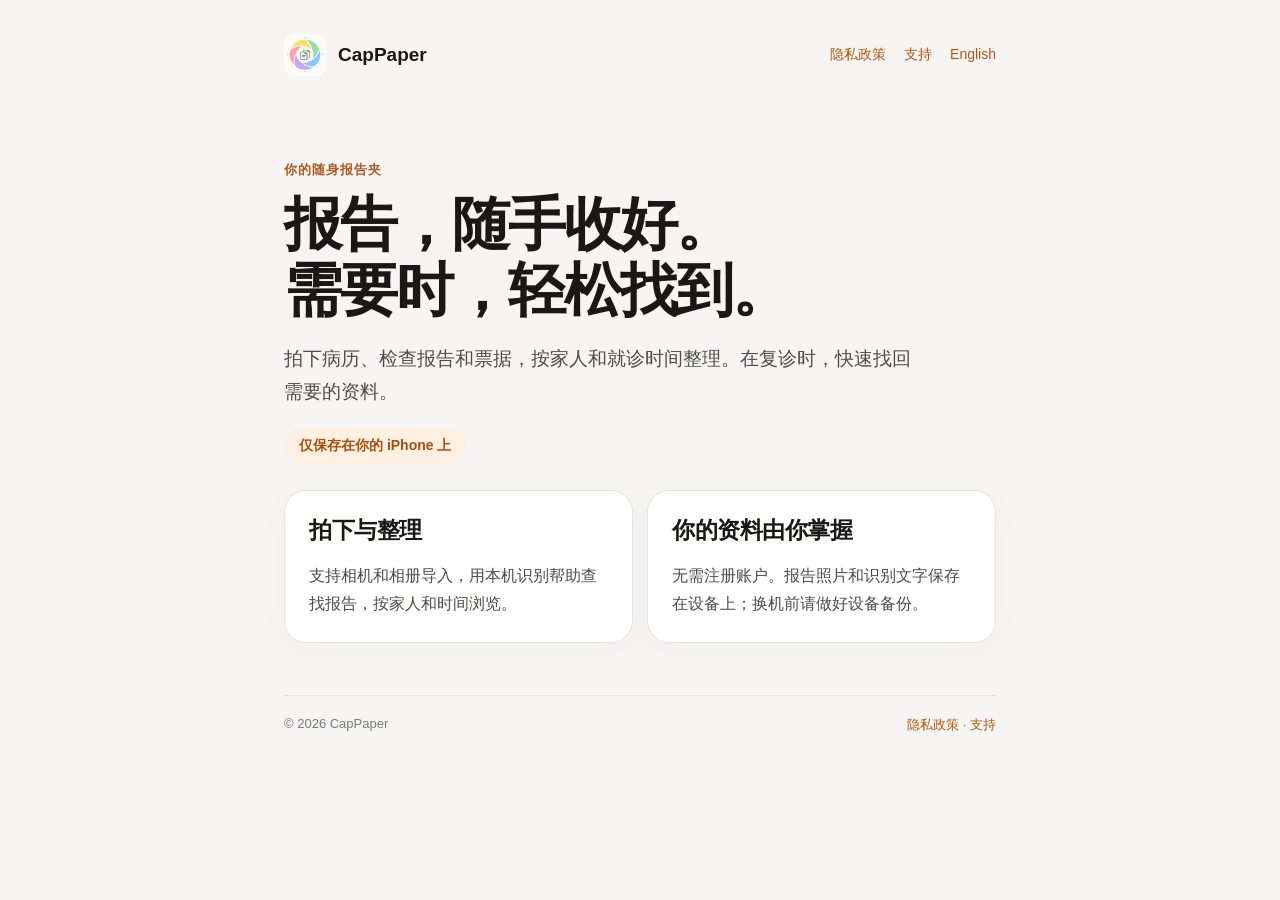
<file: index.html>
<!doctype html><html lang="zh-Hans"><head><meta charset="utf-8"><meta name="viewport" content="width=device-width,initial-scale=1"><title>CapPaper · 报告，随手收好</title><meta name="description" content="CapPaper 是一款将病历和检查报告保存在 iPhone 本机的整理工具。"><link rel="icon" href="assets/icon.png"><link rel="stylesheet" href="style.css"></head><body><main class="wrap"><header><a class="brand" href="index.html"><img src="assets/icon.png" alt="">CapPaper</a><nav><a href="privacy.html">隐私政策</a><a href="support.html">支持</a><a href="en/index.html">English</a></nav></header><section class="hero"><span class="eyebrow">你的随身报告夹</span><h1>报告，随手收好。<br>需要时，轻松找到。</h1><p class="lead">拍下病历、检查报告和票据，按家人和就诊时间整理。在复诊时，快速找回需要的资料。</p><span class="pill">仅保存在你的 iPhone 上</span></section><div class="grid"><section class="card"><h2>拍下与整理</h2><p>支持相机和相册导入，用本机识别帮助查找报告，按家人和时间浏览。</p></section><section class="card"><h2>你的资料由你掌握</h2><p>无需注册账户。报告照片和识别文字保存在设备上；换机前请做好设备备份。</p></section></div><footer><span>© 2026 CapPaper</span><span><a href="privacy.html">隐私政策</a> · <a href="support.html">支持</a></span></footer></main></body></html>
</file>
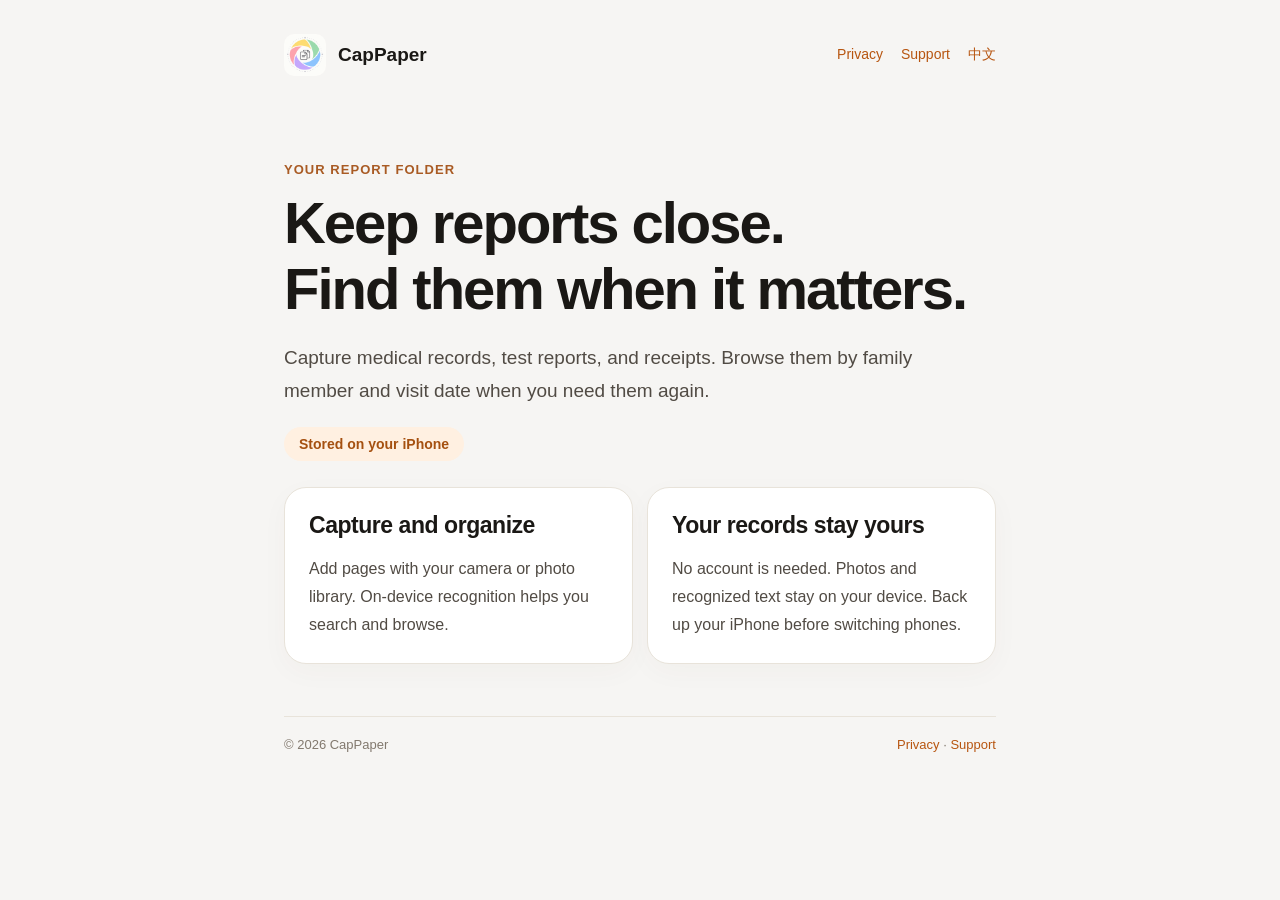
<file: en/index.html>
<!doctype html><html lang="en"><head><meta charset="utf-8"><meta name="viewport" content="width=device-width,initial-scale=1"><title>CapPaper · Keep reports close</title><meta name="description" content="CapPaper keeps medical records and reports organized on your iPhone."><link rel="icon" href="../assets/icon.png"><link rel="stylesheet" href="../style.css"></head><body><main class="wrap"><header><a class="brand" href="index.html"><img src="../assets/icon.png" alt="">CapPaper</a><nav><a href="privacy.html">Privacy</a><a href="support.html">Support</a><a href="../index.html">中文</a></nav></header><section class="hero"><span class="eyebrow">Your report folder</span><h1>Keep reports close.<br>Find them when it matters.</h1><p class="lead">Capture medical records, test reports, and receipts. Browse them by family member and visit date when you need them again.</p><span class="pill">Stored on your iPhone</span></section><div class="grid"><section class="card"><h2>Capture and organize</h2><p>Add pages with your camera or photo library. On-device recognition helps you search and browse.</p></section><section class="card"><h2>Your records stay yours</h2><p>No account is needed. Photos and recognized text stay on your device. Back up your iPhone before switching phones.</p></section></div><footer><span>© 2026 CapPaper</span><span><a href="privacy.html">Privacy</a> · <a href="support.html">Support</a></span></footer></main></body></html>
</file>
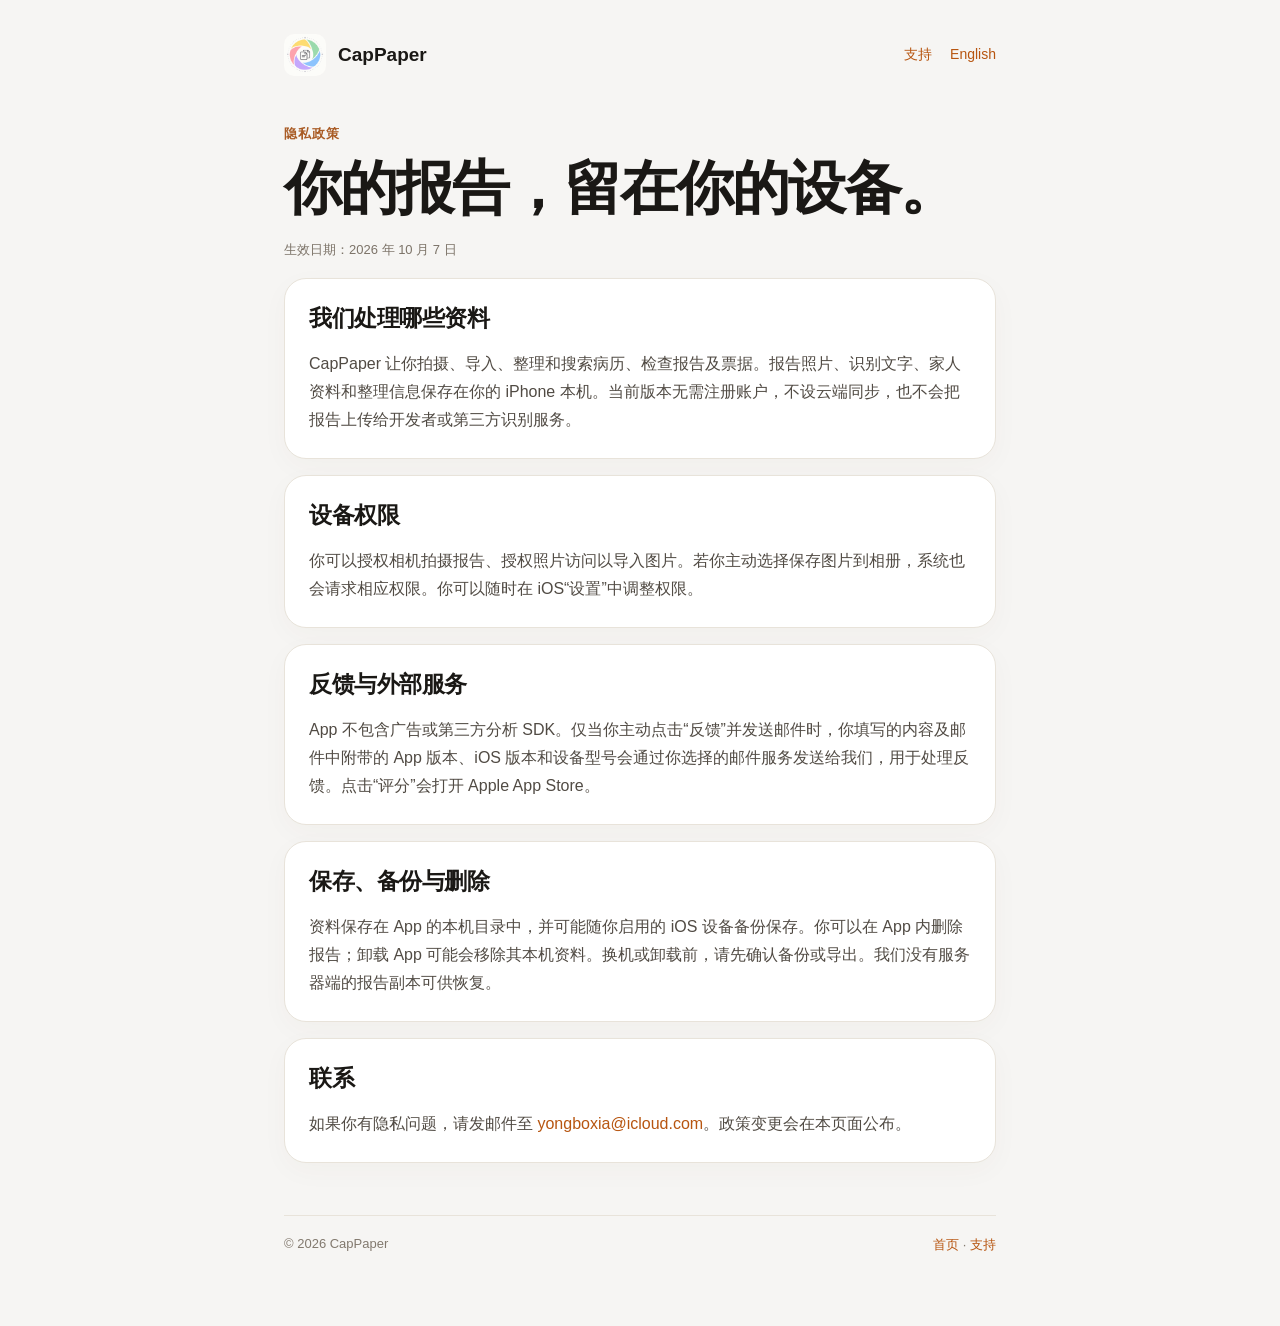
<file: privacy.html>
<!doctype html><html lang="zh-Hans"><head><meta charset="utf-8"><meta name="viewport" content="width=device-width,initial-scale=1"><title>隐私政策 · CapPaper</title><link rel="icon" href="assets/icon.png"><link rel="stylesheet" href="style.css"></head><body><main class="wrap"><header><a class="brand" href="index.html"><img src="assets/icon.png" alt="">CapPaper</a><nav><a href="support.html">支持</a><a href="en/privacy.html">English</a></nav></header><span class="eyebrow">隐私政策</span><h1>你的报告，留在你的设备。</h1><p class="meta">生效日期：2026 年 10 月 7 日</p><section class="card"><h2>我们处理哪些资料</h2><p>CapPaper 让你拍摄、导入、整理和搜索病历、检查报告及票据。报告照片、识别文字、家人资料和整理信息保存在你的 iPhone 本机。当前版本无需注册账户，不设云端同步，也不会把报告上传给开发者或第三方识别服务。</p></section><section class="card"><h2>设备权限</h2><p>你可以授权相机拍摄报告、授权照片访问以导入图片。若你主动选择保存图片到相册，系统也会请求相应权限。你可以随时在 iOS“设置”中调整权限。</p></section><section class="card"><h2>反馈与外部服务</h2><p>App 不包含广告或第三方分析 SDK。仅当你主动点击“反馈”并发送邮件时，你填写的内容及邮件中附带的 App 版本、iOS 版本和设备型号会通过你选择的邮件服务发送给我们，用于处理反馈。点击“评分”会打开 Apple App Store。</p></section><section class="card"><h2>保存、备份与删除</h2><p>资料保存在 App 的本机目录中，并可能随你启用的 iOS 设备备份保存。你可以在 App 内删除报告；卸载 App 可能会移除其本机资料。换机或卸载前，请先确认备份或导出。我们没有服务器端的报告副本可供恢复。</p></section><section class="card"><h2>联系</h2><p>如果你有隐私问题，请发邮件至 <a href="mailto:yongboxia@icloud.com">yongboxia@icloud.com</a>。政策变更会在本页面公布。</p></section><footer><span>© 2026 CapPaper</span><span><a href="index.html">首页</a> · <a href="support.html">支持</a></span></footer></main></body></html>
</file>
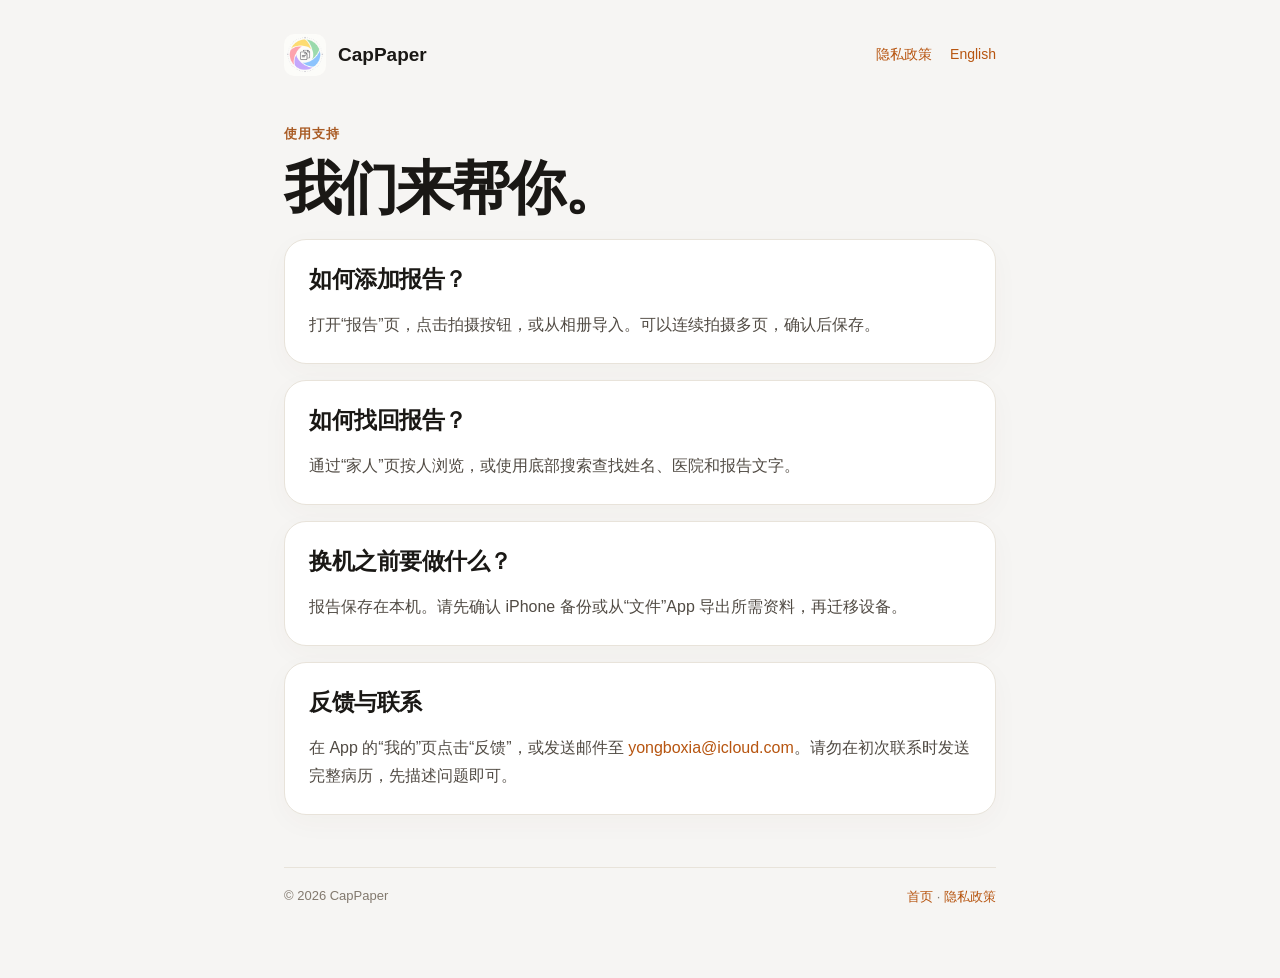
<file: support.html>
<!doctype html><html lang="zh-Hans"><head><meta charset="utf-8"><meta name="viewport" content="width=device-width,initial-scale=1"><title>支持 · CapPaper</title><link rel="icon" href="assets/icon.png"><link rel="stylesheet" href="style.css"></head><body><main class="wrap"><header><a class="brand" href="index.html"><img src="assets/icon.png" alt="">CapPaper</a><nav><a href="privacy.html">隐私政策</a><a href="en/support.html">English</a></nav></header><span class="eyebrow">使用支持</span><h1>我们来帮你。</h1><section class="card"><h2>如何添加报告？</h2><p>打开“报告”页，点击拍摄按钮，或从相册导入。可以连续拍摄多页，确认后保存。</p></section><section class="card"><h2>如何找回报告？</h2><p>通过“家人”页按人浏览，或使用底部搜索查找姓名、医院和报告文字。</p></section><section class="card"><h2>换机之前要做什么？</h2><p>报告保存在本机。请先确认 iPhone 备份或从“文件”App 导出所需资料，再迁移设备。</p></section><section class="card"><h2>反馈与联系</h2><p>在 App 的“我的”页点击“反馈”，或发送邮件至 <a href="mailto:yongboxia@icloud.com">yongboxia@icloud.com</a>。请勿在初次联系时发送完整病历，先描述问题即可。</p></section><footer><span>© 2026 CapPaper</span><span><a href="index.html">首页</a> · <a href="privacy.html">隐私政策</a></span></footer></main></body></html>
</file>
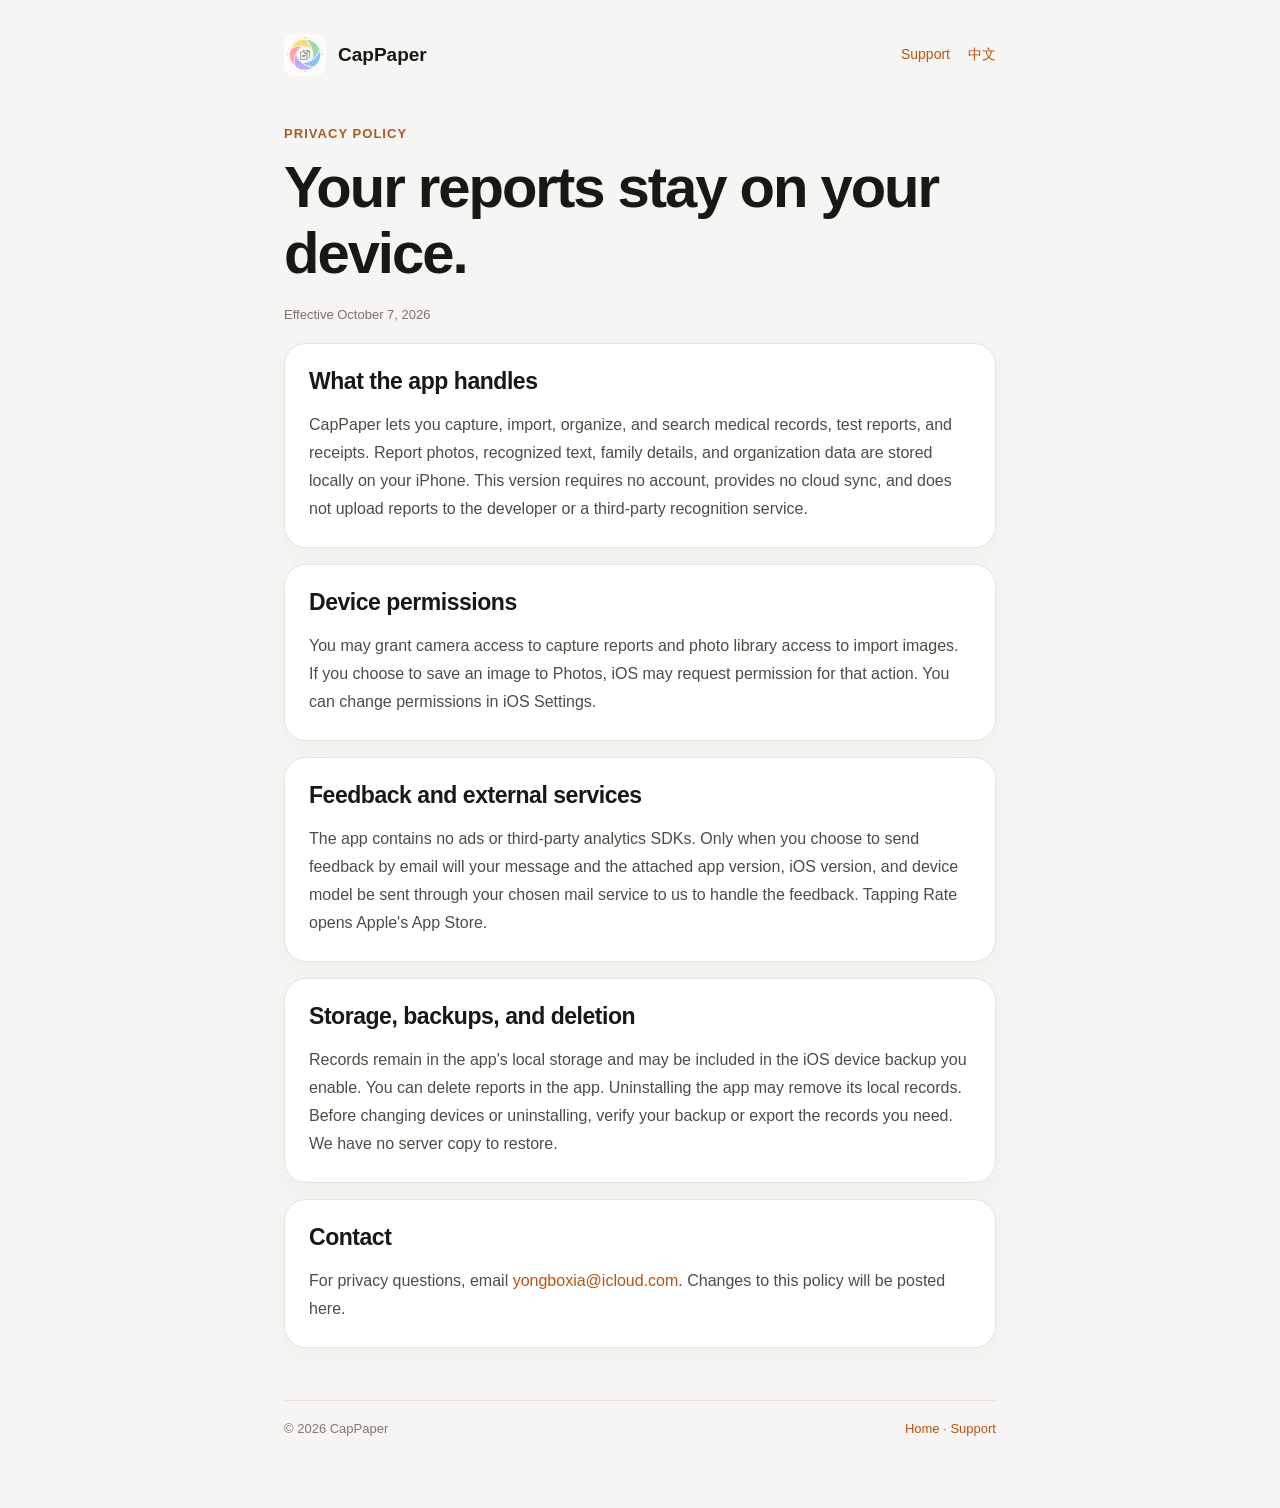
<file: en/privacy.html>
<!doctype html><html lang="en"><head><meta charset="utf-8"><meta name="viewport" content="width=device-width,initial-scale=1"><title>Privacy Policy · CapPaper</title><link rel="icon" href="../assets/icon.png"><link rel="stylesheet" href="../style.css"></head><body><main class="wrap"><header><a class="brand" href="index.html"><img src="../assets/icon.png" alt="">CapPaper</a><nav><a href="support.html">Support</a><a href="../privacy.html">中文</a></nav></header><span class="eyebrow">Privacy Policy</span><h1>Your reports stay on your device.</h1><p class="meta">Effective October 7, 2026</p><section class="card"><h2>What the app handles</h2><p>CapPaper lets you capture, import, organize, and search medical records, test reports, and receipts. Report photos, recognized text, family details, and organization data are stored locally on your iPhone. This version requires no account, provides no cloud sync, and does not upload reports to the developer or a third-party recognition service.</p></section><section class="card"><h2>Device permissions</h2><p>You may grant camera access to capture reports and photo library access to import images. If you choose to save an image to Photos, iOS may request permission for that action. You can change permissions in iOS Settings.</p></section><section class="card"><h2>Feedback and external services</h2><p>The app contains no ads or third-party analytics SDKs. Only when you choose to send feedback by email will your message and the attached app version, iOS version, and device model be sent through your chosen mail service to us to handle the feedback. Tapping Rate opens Apple's App Store.</p></section><section class="card"><h2>Storage, backups, and deletion</h2><p>Records remain in the app's local storage and may be included in the iOS device backup you enable. You can delete reports in the app. Uninstalling the app may remove its local records. Before changing devices or uninstalling, verify your backup or export the records you need. We have no server copy to restore.</p></section><section class="card"><h2>Contact</h2><p>For privacy questions, email <a href="mailto:yongboxia@icloud.com">yongboxia@icloud.com</a>. Changes to this policy will be posted here.</p></section><footer><span>© 2026 CapPaper</span><span><a href="index.html">Home</a> · <a href="support.html">Support</a></span></footer></main></body></html>
</file>
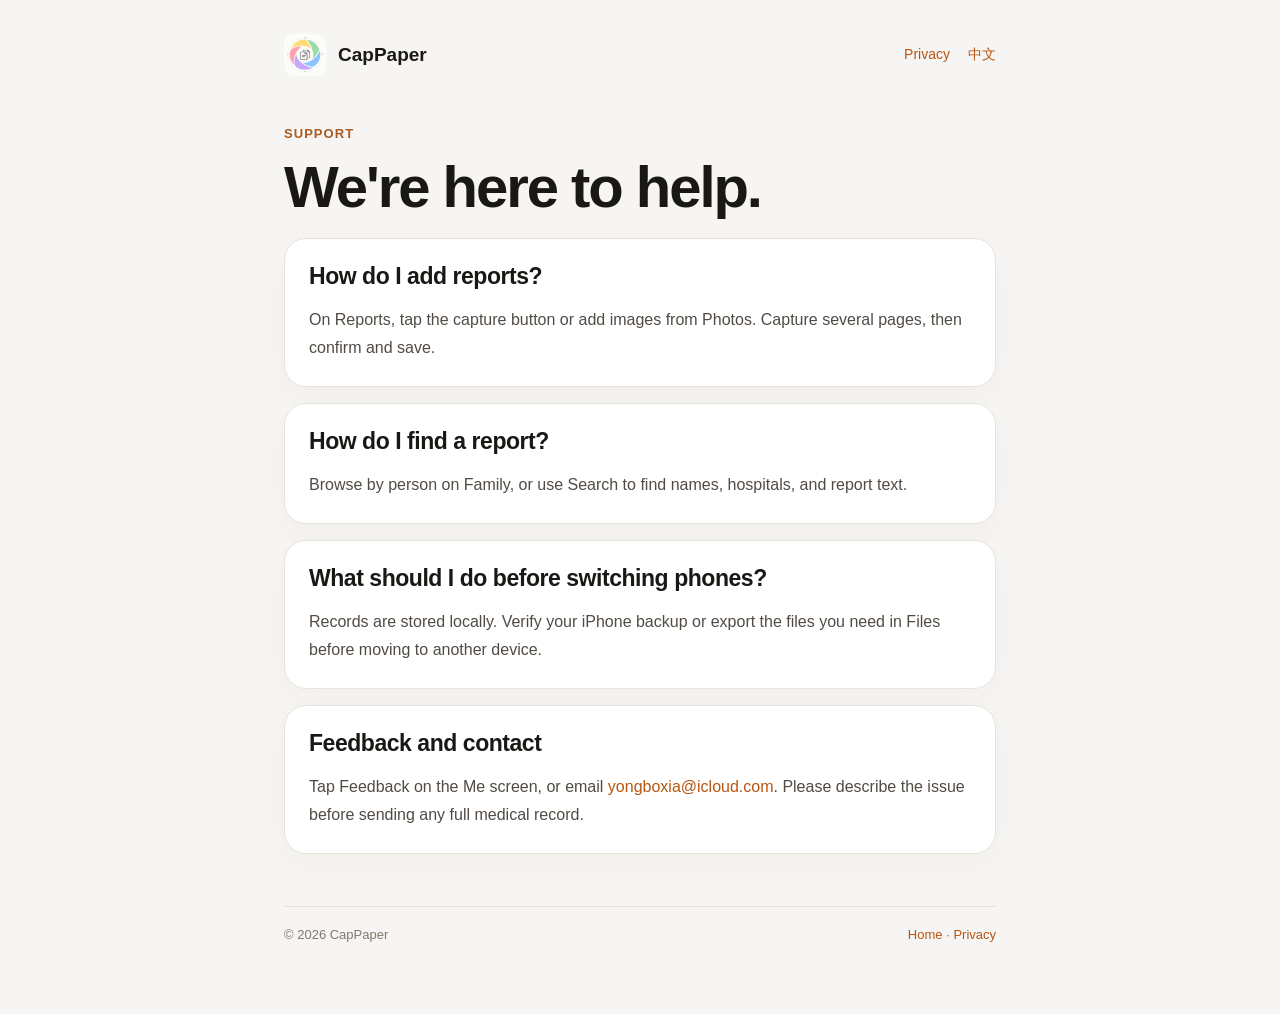
<file: en/support.html>
<!doctype html><html lang="en"><head><meta charset="utf-8"><meta name="viewport" content="width=device-width,initial-scale=1"><title>Support · CapPaper</title><link rel="icon" href="../assets/icon.png"><link rel="stylesheet" href="../style.css"></head><body><main class="wrap"><header><a class="brand" href="index.html"><img src="../assets/icon.png" alt="">CapPaper</a><nav><a href="privacy.html">Privacy</a><a href="../support.html">中文</a></nav></header><span class="eyebrow">Support</span><h1>We're here to help.</h1><section class="card"><h2>How do I add reports?</h2><p>On Reports, tap the capture button or add images from Photos. Capture several pages, then confirm and save.</p></section><section class="card"><h2>How do I find a report?</h2><p>Browse by person on Family, or use Search to find names, hospitals, and report text.</p></section><section class="card"><h2>What should I do before switching phones?</h2><p>Records are stored locally. Verify your iPhone backup or export the files you need in Files before moving to another device.</p></section><section class="card"><h2>Feedback and contact</h2><p>Tap Feedback on the Me screen, or email <a href="mailto:yongboxia@icloud.com">yongboxia@icloud.com</a>. Please describe the issue before sending any full medical record.</p></section><footer><span>© 2026 CapPaper</span><span><a href="index.html">Home</a> · <a href="privacy.html">Privacy</a></span></footer></main></body></html>
</file>
<file: style.css>
:root{color-scheme:light dark;font-family:-apple-system,BlinkMacSystemFont,"SF Pro Text","PingFang SC",sans-serif;background:#f6f5f3;color:#1a1815}*{box-sizing:border-box}body{margin:0;min-height:100vh}a{color:#b75510;text-decoration:none}a:hover{text-decoration:underline}.wrap{max-width:760px;margin:auto;padding:24px 24px 72px}header{display:flex;align-items:center;justify-content:space-between;gap:16px;padding:10px 0 48px}.brand{display:flex;align-items:center;gap:12px;font-weight:700;color:inherit;font-size:19px}.brand img{width:42px;height:42px;border-radius:10px}nav{display:flex;gap:18px;flex-wrap:wrap;font-size:14px}.hero{padding:36px 0 26px}.eyebrow{color:#a95b24;font-size:13px;font-weight:700;letter-spacing:.08em;text-transform:uppercase}h1{font-size:clamp(36px,7vw,58px);line-height:1.14;letter-spacing:-.035em;margin:12px 0 18px}h2{font-size:23px;letter-spacing:-.02em;margin:0 0 12px}p,li{line-height:1.75;color:#514b44;font-size:16px}.lead{font-size:19px;max-width:630px}.card{background:#fff;border:1px solid #e8e3da;border-radius:22px;padding:24px;margin:16px 0;box-shadow:0 8px 28px #5d4b2a08}.card p:last-child{margin-bottom:0}.meta{color:#7c7368;font-size:13px}.pill{display:inline-block;border-radius:999px;padding:9px 15px;background:#fff0e1;color:#a55010;font-size:14px;font-weight:650}.grid{display:grid;grid-template-columns:repeat(2,minmax(0,1fr));gap:14px}.grid .card{margin:0}footer{border-top:1px solid #e8e3da;margin-top:52px;padding-top:20px;color:#82796e;font-size:13px;display:flex;justify-content:space-between;gap:16px;flex-wrap:wrap}@media(max-width:560px){.grid{grid-template-columns:1fr}header{align-items:flex-start;flex-direction:column;padding-bottom:24px}.card{padding:20px}}@media(prefers-color-scheme:dark){:root{background:#16150f;color:#f3f0e8}p,li{color:#c4baab}.card{background:#201e18;border-color:#332f26}.meta,footer{color:#a9a294}footer{border-color:#332f26}.pill{background:#3d2a17;color:#ffb273}a{color:#ffae70}}
</file>
